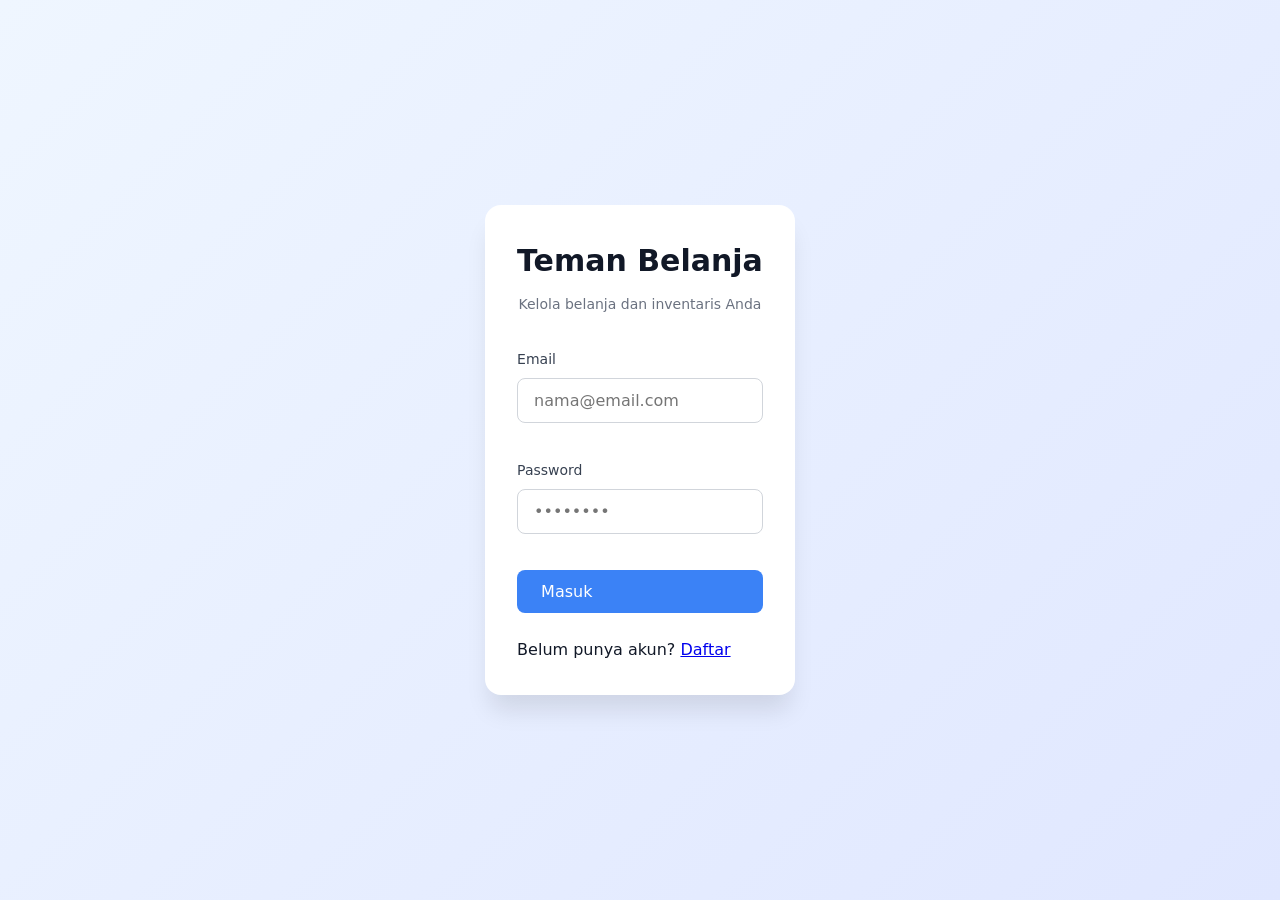
<file: webui-windows-gcc-x64/index.html>
<!DOCTYPE html>
<html lang="id">
<head>
    <meta charset="UTF-8">
    <meta name="viewport" content="width=device-width, initial-scale=1.0">
    <title>Teman Belanja</title>
    <link rel="stylesheet" href="style.css">
</head>
<body>
    <!-- LOGIN PAGE -->
    <div id="loginPage" class="page active">
        <div class="min-h-screen bg-gradient">
            <div class="login-container">
                <div class="login-card">
                    <div class="logo-section">
                        <h1>Teman Belanja</h1>
                        <p class="subtitle">Kelola belanja dan inventaris Anda</p>
                    </div>
                    <form id="loginForm" class="form-section" onsubmit="window.handleLogin(event)">
                        <div id="loginError" class="error-message" style="display: none;"></div>
                        <div class="form-group">
                            <label for="loginEmail">Email</label>
                            <input type="email" id="loginEmail" placeholder="nama@email.com" required>
                        </div>
                        <div class="form-group">
                            <label for="loginPassword">Password</label>
                            <input type="password" id="loginPassword" placeholder="••••••••" required>
                        </div>
                        <button type="submit" class="btn btn-primary full-width">Masuk</button>
                    </form>
                    <p class="switch-form">Belum punya akun? <a href="#" onclick="switchToSignup()">Daftar</a></p>
                </div>
            </div>
        </div>
    </div>

    <!-- SIGNUP PAGE -->
    <div id="signupPage" class="page">
        <div class="min-h-screen bg-gradient">
            <div class="login-container">
                <div class="login-card">
                    <div class="logo-section">
                        <h1>Buat Akun</h1>
                        <p class="subtitle">Bergabung dengan Teman Belanja</p>
                    </div>
                    <form id="signupForm" class="form-section" onsubmit="window.handleSignup(event)">
                        <div id="signupError" class="error-message" style="display: none;"></div>
                        <div class="form-group">
                            <label for="signupName">Nama Lengkap</label>
                            <input type="text" id="signupName" placeholder="Nama Anda" required>
                        </div>
                        <div class="form-group">
                            <label for="signupEmail">Email</label>
                            <input type="email" id="signupEmail" placeholder="email@example.com" required>
                        </div>
                        <div class="form-group">
                            <label for="signupPassword">Password</label>
                            <input type="password" id="signupPassword" placeholder="••••••••" required>
                        </div>
                        <button type="submit" class="btn btn-primary full-width">Daftar</button>
                    </form>
                    <p class="switch-form">Sudah punya akun? <a href="#" onclick="switchToLogin()">Masuk</a></p>
                </div>
            </div>
        </div>
    </div>

    <!-- DASHBOARD PAGE -->
    <div id="dashboardPage" class="page">
        <div class="min-h-screen bg-gradient">
            <div class="header">
                <div class="header-content">
                    <div class="header-title">
                        <h1>Teman Belanja</h1>
                        <p id="userGreeting">Selamat datang!</p>
                    </div>
                    <button class="btn btn-secondary" onclick="logout()">Keluar</button>
                </div>
            </div>

            <div class="main-content">
                <div class="dashboard-grid">
                    <!-- Daftar Belanja Card -->
                    <div class="dashboard-card" onclick="goToPage('shoppingListPage')">
                        <div class="card-icon blue">🛒</div>
                        <h2>Daftar Belanja</h2>
                        <p>Kelola daftar belanja Anda</p>
                        <div class="card-stat" id="shoppingListStat">0 daftar</div>
                    </div>

                    <!-- Inventaris Card -->
                    <div class="dashboard-card" onclick="goToPage('inventoryPage')">
                        <div class="card-icon green">📦</div>
                        <h2>Inventaris</h2>
                        <p>Kelola stok barang Anda</p>
                        <div class="card-stat" id="inventoryStat">0 inventaris</div>
                    </div>

                    <!-- Keuangan Card -->
                    <div class="dashboard-card" onclick="goToPage('financialPage')">
                        <div class="card-icon purple">💰</div>
                        <h2>Catatan Keuangan</h2>
                        <p>Kelola keuangan Anda</p>
                        <div class="card-stat" id="financialStat">Rp 0</div>
                    </div>
                </div>
            </div>
        </div>
    </div>

    <!-- SHOPPING LIST PAGE -->
    <div id="shoppingListPage" class="page">
        <div class="min-h-screen bg-gradient">
            <div class="header">
                <div class="header-content">
                    <div style="display: flex; align-items: center; gap: 1rem;">
                        <button class="btn-icon" onclick="goToPage('dashboardPage')">←</button>
                        <div class="header-title">
                            <h1>Daftar Belanja</h1>
                            <p>Kelola daftar belanja Anda</p>
                        </div>
                    </div>
                    <button class="btn btn-primary" onclick="showModal('createListModal')">
                        + Buat Daftar Baru
                    </button>
                </div>
            </div>

            <div class="main-content">
                <div id="emptyShoppingState" class="empty-state" style="display: none;">
                    <div style="font-size: 48px; margin-bottom: 1rem;">🛒</div>
                    <h3>Belum Ada Daftar Belanja</h3>
                    <p>Mulai buat daftar belanja pertama Anda</p>
                    <button class="btn btn-primary" onclick="showModal('createListModal')">Buat Daftar Baru</button>
                </div>
                <div id="shoppingGrid" class="card-grid"></div>
            </div>
        </div>
    </div>

    <!-- SHOPPING LIST DETAIL PAGE -->
    <div id="shoppingListDetailPage" class="page">
        <div class="min-h-screen bg-gradient">
            <div class="header">
                <div class="header-content" style="flex-direction: column; align-items: stretch;">
                    <div style="display: flex; align-items: center; justify-content: space-between; margin-bottom: 1rem;">
                        <div style="display: flex; align-items: center; gap: 1rem;">
                            <button class="btn-icon" onclick="goToPage('shoppingListPage')">←</button>
                            <div class="header-title">
                                <h1 id="detailListName">Daftar Belanja</h1>
                                <p><span id="checkedCount">0</span> dari <span id="totalCount">0</span> item terbeli</p>
                            </div>
                        </div>
                        <button class="btn btn-primary" onclick="showModal('addItemModal')">+ Tambah Item</button>
                    </div>
                    <div class="summary-bar">
                        <div class="summary-item blue">
                            <span>Total Item:</span>
                            <span id="summaryTotal">0</span>
                        </div>
                        <div class="summary-item green">
                            <span>Total Harga:</span>
                            <span id="summaryPrice">Rp 0</span>
                        </div>
                    </div>
                </div>
            </div>

            <div class="main-content">
                <div id="emptyItemsState" class="empty-state" style="display: none;">
                    <h3>Belum Ada Item</h3>
                    <p>Tambahkan item ke daftar belanja Anda</p>
                    <button class="btn btn-primary" onclick="showModal('addItemModal')">Tambah Item Pertama</button>
                </div>
                <div id="itemsList" class="list-container"></div>
            </div>
        </div>
    </div>

    <!-- INVENTORY PAGE -->
    <div id="inventoryPage" class="page">
        <div class="min-h-screen bg-gradient">
            <div class="header">
                <div class="header-content">
                    <div style="display: flex; align-items: center; gap: 1rem;">
                        <button class="btn-icon" onclick="goToPage('dashboardPage')">←</button>
                        <div class="header-title">
                            <h1>Inventaris</h1>
                            <p>Kelola stok barang Anda</p>
                        </div>
                    </div>
                    <button class="btn btn-primary" onclick="showInventoryOptions()">+ Buat Inventaris</button>
                </div>
            </div>

            <div class="main-content">
                <div id="emptyInventoryState" class="empty-state" style="display: none;">
                    <div style="font-size: 48px; margin-bottom: 1rem;">📦</div>
                    <h3>Belum Ada Inventaris</h3>
                    <p>Buat inventaris untuk mengelola stok barang Anda</p>
                    <button class="btn btn-primary" onclick="showInventoryOptions()">Buat Inventaris</button>
                </div>
                <div id="inventoryGrid" class="card-grid"></div>
            </div>
        </div>
    </div>

    <!-- FINANCIAL PAGE -->
    <div id="financialPage" class="page">
        <div class="min-h-screen bg-gradient">
            <div class="header">
                <div class="header-content">
                    <div style="display: flex; align-items: center; gap: 1rem;">
                        <button class="btn-icon" onclick="goToPage('dashboardPage')">←</button>
                        <div class="header-title">
                            <h1>Catatan Keuangan</h1>
                            <p>Kelola pemasukan dan pengeluaran</p>
                        </div>
                    </div>
                    <button class="btn btn-primary" onclick="goToPage('financialDetailPage')">+ Tambah Catatan</button>
                </div>
            </div>

            <div class="main-content">
                <div id="emptyFinancialState" class="empty-state" style="display: none;">
                    <div style="font-size: 48px; margin-bottom: 1rem;">💰</div>
                    <h3>Belum Ada Catatan</h3>
                    <p>Mulai catat pemasukan dan pengeluaran Anda</p>
                    <button class="btn btn-primary" onclick="goToPage('financialDetailPage')">Tambah Catatan</button>
                </div>
                <div id="financialList" class="list-container"></div>
            </div>
        </div>
    </div>

    <!-- FINANCIAL DETAIL PAGE -->
    <div id="financialDetailPage" class="page">
        <div class="min-h-screen bg-gradient">
            <div class="header">
                <div class="header-content">
                    <div style="display: flex; align-items: center; gap: 1rem;">
                        <button class="btn-icon" onclick="goToPage('financialPage')">←</button>
                        <div class="header-title">
                            <h1>Tambah Catatan Keuangan</h1>
                            <p>Mulai catat pemasukan dan pengeluaran Anda</p>
                        </div>
                    </div>
                </div>
            </div>

            <div class="main-content">
                <div class="financial-form-container">
                    <div class="form-card">
                        <h2>Input Catatan</h2>
                        <form onsubmit="window.addFinancialRecord(event)">
                            <div class="form-group">
                                <label>Deskripsi</label>
                                <input type="text" id="finDesc" placeholder="Contoh: Beli stok barang" required>
                            </div>
                            <div class="form-row">
                                <div class="form-group">
                                    <label>Tipe</label>
                                    <select id="finType" required>
                                        <option value="income">Pemasukan</option>
                                        <option value="expense">Pengeluaran</option>
                                    </select>
                                </div>
                                <div class="form-group">
                                    <label>Kategori</label>
                                    <select id="finCategory" required>
                                        <option value="Modal">Modal</option>
                                        <option value="Operasional">Operasional</option>
                                        <option value="Penjualan">Penjualan</option>
                                        <option value="Lainnya">Lainnya</option>
                                    </select>
                                </div>
                            </div>
                            <div class="form-group">
                                <label>Jumlah (Rp)</label>
                                <input type="number" id="finAmount" placeholder="0" min="0" required>
                            </div>
                            <button type="submit" class="btn btn-primary full-width">Simpan Catatan</button>
                        </form>
                    </div>

                    <div class="summary-card">
                        <h2>Ringkasan Keuangan</h2>
                        <div class="financial-summary">
                            <div class="summary-box income">
                                <h4>Total Pemasukan</h4>
                                <p id="totalIncome">Rp 0</p>
                            </div>
                            <div class="summary-box expense">
                                <h4>Total Pengeluaran</h4>
                                <p id="totalExpense">Rp 0</p>
                            </div>
                            <div class="summary-box balance">
                                <h4>Saldo Bersih</h4>
                                <p id="netBalance">Rp 0</p>
                            </div>
                        </div>
                    </div>
                </div>
            </div>
        </div>
    </div>

    <!-- MODALS -->
    <!-- Create List Modal -->
    <div id="createListModal" class="modal" style="display: none;">
        <div class="modal-content">
            <div class="modal-header">
                <h2>Buat Daftar Belanja Baru</h2>
            </div>
            <form onsubmit="window.createShoppingList(event)">
                <div class="form-group">
                    <label>Nama Daftar</label>
                    <input type="text" id="newListName" placeholder="Contoh: Belanja Minggu" required autofocus>
                </div>
                <div class="modal-footer">
                    <button type="button" class="btn btn-secondary" onclick="hideModal('createListModal')">Batal</button>
                    <button type="submit" class="btn btn-primary">Buat</button>
                </div>
            </form>
        </div>
    </div>

    <!-- Add Item Modal -->
    <div id="addItemModal" class="modal" style="display: none;">
        <div class="modal-content">
            <div class="modal-header">
                <h2>Tambah Item Baru</h2>
            </div>
            <form onsubmit="window.addItemToList(event)">
                <div class="form-group">
                    <label>Nama Item</label>
                    <input type="text" id="itemName" placeholder="Contoh: Beras" required autofocus>
                </div>
                <div class="form-group">
                    <label>Jumlah</label>
                    <input type="number" id="itemQuantity" value="1" min="1" required>
                </div>
                <div class="form-group">
                    <label>Harga per Item (Opsional)</label>
                    <input type="number" id="itemPrice" value="0" min="0" placeholder="0">
                </div>
                <div class="modal-footer">
                    <button type="button" class="btn btn-secondary" onclick="hideModal('addItemModal')">Batal</button>
                    <button type="submit" class="btn btn-primary">Tambah</button>
                </div>
            </form>
        </div>
    </div>

    <script src="webui.js"></script>
    <script src="app.js"></script>
</body>
</html>
</file>
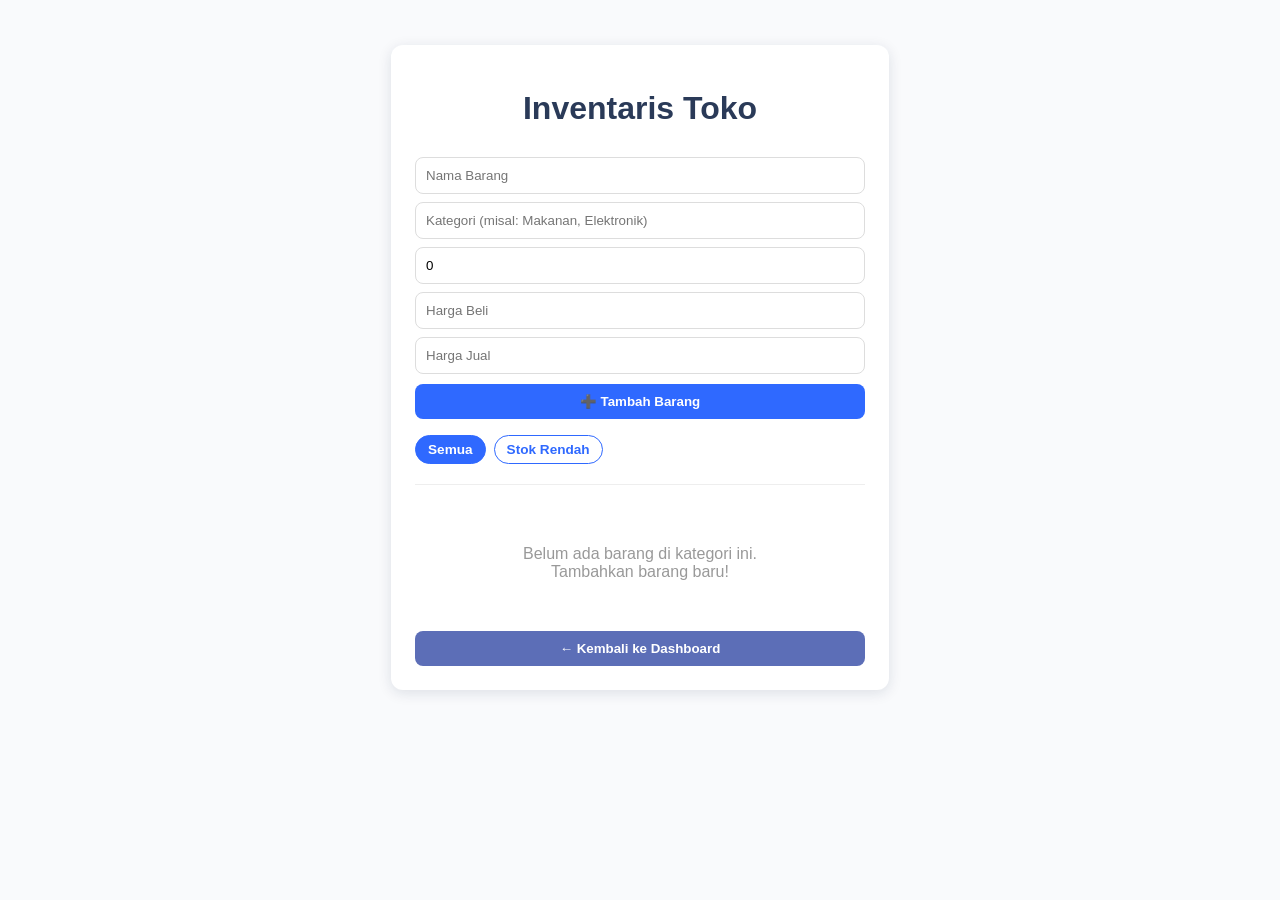
<file: inventory.html>
<!doctype html>
<html lang="id">
<head>
<meta charset="UTF-8">
<meta name="viewport" content="width=device-width, initial-scale=1.0">

<title>Teman Belanja - Inventaris</title>

<style>

body {
    font-family: Arial, sans-serif;
    margin: 0;
    background: #f9fafc;
    color: #333;
}

.app {
    max-width: 450px;
    margin: 45px auto;
    background: #fff;
    border-radius: 12px;
    box-shadow: 0 3px 14px rgba(20, 35, 65, 0.12);
    padding: 24px;
}

h1 {
    text-align: center;
    color: #2a3a58;
}

input, select {
    width: 100%;
    padding: 10px;
    margin-top: 8px;
    border-radius: 8px;
    border: 1px solid #ddd;
    box-sizing: border-box;
}

button {
    margin-top: 10px;
    width: 100%;
    padding: 10px;
    border: 0;
    border-radius: 8px;
    background: #2f69ff;
    color: white;
    font-weight: 700;
    cursor: pointer;
    transition: 0.2s;
}

button:hover {
    background: #1e4ed8;
}

button.secondary {
    background: #5c6eb7;
}

button.secondary:hover {
    background: #4a5a95;
}

.item {
    padding: 12px;
    border-radius: 8px;
    border: 1px solid #eee;
    margin-top: 8px;
    transition: 0.2s;
    display: flex;
    align-items: center;
    justify-content: space-between;
}

.item:hover {
    background: #f3f6ff;
    border-color: #2f69ff;
}

.item-left {
    display: flex;
    align-items: center;
    gap: 10px;
    flex: 1;
    cursor: pointer;
}

.item-right {
    display: flex;
    gap: 8px;
    align-items: center;
}

.delete-btn {
    background: #e74c3c;
    color: white;
    border: none;
    border-radius: 6px;
    padding: 6px 12px;
    cursor: pointer;
    font-size: 0.9em;
    transition: 0.2s;
    margin: 0;
    width: auto;
}

.delete-btn:hover {
    background: #c0392b;
}

.edit-btn {
    background: #f39c12;
    color: white;
    border: none;
    border-radius: 6px;
    padding: 6px 12px;
    cursor: pointer;
    font-size: 0.9em;
    transition: 0.2s;
    margin: 0;
    width: auto;
}

.edit-btn:hover {
    background: #d68910;
}

.arrow {
    color: #2f69ff;
    font-size: 1.2em;
    cursor: pointer;
}

.modal {
    position: fixed;
    top: 0;
    left: 0;
    width: 100%;
    height: 100%;
    background: rgba(0, 0, 0, 0.4);
    display: none;
    align-items: center;
    justify-content: center;
    z-index: 1000;
}

.modal-box {
    background: white;
    padding: 20px;
    border-radius: 10px;
    width: 90%;
    max-width: 350px;
    max-height: 80vh;
    overflow-y: auto;
}

.modal-box h3 {
    margin-top: 0;
    color: #2a3a58;
}

.modal-box p {
    margin: 8px 0;
}

.close-btn {
    background: #999;
    margin-top: 15px;
}

.close-btn:hover {
    background: #777;
}

.empty-state {
    text-align: center;
    padding: 40px 20px;
    color: #999;
}

.summary {
    margin-top: 20px;
    padding: 16px;
    background: linear-gradient(135deg, #667eea 0%, #764ba2 100%);
    border-radius: 10px;
    color: white;
}

.summary h3 {
    margin: 0 0 12px 0;
    font-size: 1.1em;
    text-align: center;
}

.summary-row {
    display: flex;
    justify-content: space-between;
    padding: 8px 0;
    border-bottom: 1px solid rgba(255, 255, 255, 0.2);
}

.summary-row:last-child {
    border-bottom: none;
    padding-top: 12px;
    font-weight: bold;
    font-size: 1.1em;
}

.summary-label {
    color: rgba(255, 255, 255, 0.9);
}

.summary-value {
    font-weight: 600;
}

.badge {
    display: inline-block;
    padding: 2px 8px;
    border-radius: 12px;
    font-size: 0.75em;
    font-weight: 600;
    margin-left: 6px;
}

.badge-low {
    background: #e74c3c;
    color: white;
}

.badge-medium {
    background: #f39c12;
    color: white;
}

.badge-good {
    background: #27ae60;
    color: white;
}

.filter-section {
    margin: 16px 0;
    display: flex;
    gap: 8px;
    flex-wrap: wrap;
}

.filter-btn {
    padding: 6px 12px;
    border-radius: 20px;
    border: 1px solid #2f69ff;
    background: white;
    color: #2f69ff;
    cursor: pointer;
    font-size: 0.85em;
    margin: 0;
    width: auto;
}

.filter-btn.active {
    background: #2f69ff;
    color: white;
}

.stock-action {
    display: flex;
    gap: 8px;
    margin-top: 12px;
}

.stock-action input {
    margin-top: 0;
}

.stock-action button {
    margin-top: 0;
    width: auto;
    padding: 10px 16px;
}

.history-item {
    padding: 8px;
    border-left: 3px solid #2f69ff;
    background: #f8f9fa;
    margin-top: 6px;
    font-size: 0.9em;
}

.history-in {
    border-left-color: #27ae60;
}

.history-out {
    border-left-color: #e74c3c;
}

</style>

</head>

<body>

<div class="app">

    <h1>Inventaris Toko</h1>

    <input id="nama" placeholder="Nama Barang">
    <input id="kategori" placeholder="Kategori (misal: Makanan, Elektronik)">
    <input id="stok" type="number" placeholder="Stok Awal" min="0" value="0">
    <input id="hargaBeli" type="number" placeholder="Harga Beli" min="0" step="0.01">
    <input id="hargaJual" type="number" placeholder="Harga Jual" min="0" step="0.01">

    <button onclick="tambahBarang()">➕ Tambah Barang</button>

    <div class="filter-section">
        <button class="filter-btn active" onclick="filterKategori('semua')">Semua</button>
        <button class="filter-btn" onclick="filterKategori('stokRendah')">Stok Rendah</button>
        <span id="kategoriFilters"></span>
    </div>

    <hr style="margin: 20px 0; border: none; border-top: 1px solid #eee;">

    <div id="list"></div>

    <div class="summary" id="summary">
        <h3>Ringkasan Inventaris</h3>
        <div class="summary-row">
            <span class="summary-label">Total Jenis Barang:</span>
            <span class="summary-value" id="total-items">0</span>
        </div>
        <div class="summary-row">
            <span class="summary-label">Total Stok:</span>
            <span class="summary-value" id="total-stock">0</span>
        </div>
        <div class="summary-row">
            <span class="summary-label">Nilai Inventaris:</span>
            <span class="summary-value">Rp <span id="total-value">0</span></span>
        </div>
        <div class="summary-row">
            <span class="summary-label">Potensi Keuntungan:</span>
            <span class="summary-value">Rp <span id="total-profit">0</span></span>
        </div>
    </div>

    <button class="secondary" onclick="location.href='dashboard.html'">
        ← Kembali ke Dashboard
    </button>

</div>

<!-- MODAL DETAIL -->
<div class="modal" id="modalDetail">
    <div class="modal-box">
        <h3 id="modal-nama"></h3>
        
        <p><strong>Kategori:</strong> <span id="modal-kategori"></span></p>
        <p><strong>Stok Saat Ini:</strong> <span id="modal-stok"></span></p>
        <p><strong>Harga Beli:</strong> Rp <span id="modal-hargaBeli"></span></p>
        <p><strong>Harga Jual:</strong> Rp <span id="modal-hargaJual"></span></p>
        <p><strong>Margin:</strong> <span id="modal-margin"></span></p>
        <p><strong>Nilai Total:</strong> Rp <span id="modal-nilaiTotal"></span></p>

        <hr style="margin: 16px 0; border: none; border-top: 1px solid #eee;">
        
        <h4 style="margin-bottom: 8px;">Update Stok</h4>
        <div class="stock-action">
            <input type="number" id="stock-change" placeholder="Jumlah" min="1" value="1">
            <button onclick="updateStok('in')" style="background: #27ae60;">+ Masuk</button>
            <button onclick="updateStok('out')" style="background: #e74c3c;">- Keluar</button>
        </div>

        <hr style="margin: 16px 0; border: none; border-top: 1px solid #eee;">
        
        <h4 style="margin-bottom: 8px;">Riwayat Stok</h4>
        <div id="modal-history"></div>

        <button class="close-btn" onclick="closeModal()">Tutup</button>
    </div>
</div>

<!-- MODAL EDIT -->
<div class="modal" id="modalEdit">
    <div class="modal-box">
        <h3>Edit Barang</h3>
        
        <input id="edit-nama" placeholder="Nama Barang">
        <input id="edit-kategori" placeholder="Kategori">
        <input id="edit-stok" type="number" placeholder="Stok" min="0">
        <input id="edit-hargaBeli" type="number" placeholder="Harga Beli" min="0" step="0.01">
        <input id="edit-hargaJual" type="number" placeholder="Harga Jual" min="0" step="0.01">

        <button onclick="simpanEdit()">💾 Simpan Perubahan</button>
        <button class="close-btn" onclick="closeEditModal()">Batal</button>
    </div>
</div>


<script>

let items = JSON.parse(localStorage.getItem('inventarisToko')) || [];
let currentItemIndex = -1;
let currentFilter = 'semua';

render();

function tambahBarang() {
    let nama = document.getElementById("nama").value.trim();
    let kategori = document.getElementById("kategori").value.trim() || "Umum";
    let stok = parseInt(document.getElementById("stok").value) || 0;
    let hargaBeli = parseFloat(document.getElementById("hargaBeli").value) || 0;
    let hargaJual = parseFloat(document.getElementById("hargaJual").value) || 0;

    if (!nama) {
        alert("Nama barang tidak boleh kosong!");
        return;
    }

    items.push({
        nama,
        kategori,
        stok,
        hargaBeli,
        hargaJual,
        history: [{
            type: 'in',
            jumlah: stok,
            tanggal: new Date().toLocaleString('id-ID'),
            keterangan: 'Stok awal'
        }]
    });

    saveToLocalStorage();
    clearForm();
    render();
}

function clearForm() {
    document.getElementById("nama").value = "";
    document.getElementById("kategori").value = "";
    document.getElementById("stok").value = "0";
    document.getElementById("hargaBeli").value = "";
    document.getElementById("hargaJual").value = "";
}

function render() {
    renderKategoriFilters();
    renderList();
    updateSummary();
}

function renderKategoriFilters() {
    let kategoris = [...new Set(items.map(item => item.kategori))];
    let html = '';
    
    kategoris.forEach(kat => {
        html += `<button class="filter-btn" onclick="filterKategori('${kat}')">${escapeHtml(kat)}</button>`;
    });
    
    document.getElementById('kategoriFilters').innerHTML = html;
}

function filterKategori(filter) {
    currentFilter = filter;
    
    // Update active button
    document.querySelectorAll('.filter-btn').forEach(btn => {
        btn.classList.remove('active');
    });
    event.target.classList.add('active');
    
    renderList();
}

function renderList() {
    let filteredItems = items;
    
    if (currentFilter === 'stokRendah') {
        filteredItems = items.filter(item => item.stok < 10);
    } else if (currentFilter !== 'semua') {
        filteredItems = items.filter(item => item.kategori === currentFilter);
    }
    
    let html = "";

    if (filteredItems.length === 0) {
        html = '<div class="empty-state">Belum ada barang di kategori ini.<br>Tambahkan barang baru!</div>';
    } else {
        filteredItems.forEach((item, originalIndex) => {
            // Find original index
            let index = items.indexOf(item);
            
            // Badge stok
            let stokBadge = '';
            if (item.stok === 0) {
                stokBadge = '<span class="badge badge-low">Habis</span>';
            } else if (item.stok < 10) {
                stokBadge = '<span class="badge badge-low">Rendah</span>';
            } else if (item.stok < 50) {
                stokBadge = '<span class="badge badge-medium">Sedang</span>';
            } else {
                stokBadge = '<span class="badge badge-good">Aman</span>';
            }

            html += `
            <div class="item">
                
                <div class="item-left" onclick="showDetail(${index})">
                    <div>
                        <b>${escapeHtml(item.nama)}</b> ${stokBadge}
                        <br>
                        <small style="color: #666;">
                            ${escapeHtml(item.kategori)} • Stok: ${item.stok}
                        </small>
                        <br>
                        <small style="color: #27ae60;">
                            Jual: ${formatRupiah(item.hargaJual)} • Beli: ${formatRupiah(item.hargaBeli)}
                        </small>
                    </div>
                </div>

                <div class="item-right">
                    <span class="arrow" onclick="showDetail(${index})">➡️</span>
                    <button class="edit-btn" onclick="showEdit(${index}, event)">
                        Edit
                    </button>
                    <button class="delete-btn" onclick="deleteItem(${index}, event)">
                        Hapus
                    </button>
                </div>

            </div>
            `;
        });
    }

    document.getElementById("list").innerHTML = html;
}

function updateSummary() {
    let totalItems = items.length;
    let totalStock = items.reduce((sum, item) => sum + item.stok, 0);
    let totalValue = items.reduce((sum, item) => sum + (item.hargaBeli * item.stok), 0);
    let totalProfit = items.reduce((sum, item) => sum + ((item.hargaJual - item.hargaBeli) * item.stok), 0);
    
    document.getElementById('total-items').textContent = totalItems;
    document.getElementById('total-stock').textContent = totalStock;
    document.getElementById('total-value').textContent = formatRupiah(totalValue);
    document.getElementById('total-profit').textContent = formatRupiah(totalProfit);
    
    if (totalItems === 0) {
        document.getElementById('summary').style.display = 'none';
    } else {
        document.getElementById('summary').style.display = 'block';
    }
}

function showDetail(index) {
    currentItemIndex = index;
    let item = items[index];

    document.getElementById("modal-nama").innerText = item.nama;
    document.getElementById("modal-kategori").innerText = item.kategori;
    document.getElementById("modal-stok").innerText = item.stok;
    document.getElementById("modal-hargaBeli").innerText = formatRupiah(item.hargaBeli);
    document.getElementById("modal-hargaJual").innerText = formatRupiah(item.hargaJual);
    
    let margin = item.hargaBeli > 0 
        ? (((item.hargaJual - item.hargaBeli) / item.hargaBeli) * 100).toFixed(1) + '%'
        : 'N/A';
    document.getElementById("modal-margin").innerText = margin;
    
    let nilaiTotal = item.hargaBeli * item.stok;
    document.getElementById("modal-nilaiTotal").innerText = formatRupiah(nilaiTotal);

    // Render history
    let historyHtml = '';
    if (item.history && item.history.length > 0) {
        item.history.slice().reverse().forEach(h => {
            let className = h.type === 'in' ? 'history-in' : 'history-out';
            let symbol = h.type === 'in' ? '+' : '-';
            historyHtml += `
                <div class="history-item ${className}">
                    <strong>${symbol}${h.jumlah}</strong> - ${h.keterangan || (h.type === 'in' ? 'Barang masuk' : 'Barang keluar')}
                    <br>
                    <small style="color: #666;">${h.tanggal}</small>
                </div>
            `;
        });
    } else {
        historyHtml = '<p style="color: #999;">Belum ada riwayat</p>';
    }
    document.getElementById("modal-history").innerHTML = historyHtml;

    document.getElementById("stock-change").value = "1";
    document.getElementById("modalDetail").style.display = "flex";
}

function updateStok(type) {
    if (currentItemIndex < 0) return;
    
    let jumlah = parseInt(document.getElementById("stock-change").value) || 0;
    if (jumlah <= 0) {
        alert("Jumlah harus lebih dari 0!");
        return;
    }
    
    let item = items[currentItemIndex];
    
    if (type === 'in') {
        item.stok += jumlah;
        item.history = item.history || [];
        item.history.push({
            type: 'in',
            jumlah: jumlah,
            tanggal: new Date().toLocaleString('id-ID'),
            keterangan: 'Barang masuk'
        });
    } else if (type === 'out') {
        if (item.stok < jumlah) {
            alert("Stok tidak cukup!");
            return;
        }
        item.stok -= jumlah;
        item.history = item.history || [];
        item.history.push({
            type: 'out',
            jumlah: jumlah,
            tanggal: new Date().toLocaleString('id-ID'),
            keterangan: 'Barang keluar'
        });
    }
    
    saveToLocalStorage();
    render();
    showDetail(currentItemIndex); // Refresh modal
}

function showEdit(index, e) {
    e.stopPropagation();
    currentItemIndex = index;
    let item = items[index];
    
    document.getElementById("edit-nama").value = item.nama;
    document.getElementById("edit-kategori").value = item.kategori;
    document.getElementById("edit-stok").value = item.stok;
    document.getElementById("edit-hargaBeli").value = item.hargaBeli;
    document.getElementById("edit-hargaJual").value = item.hargaJual;
    
    document.getElementById("modalEdit").style.display = "flex";
}

function simpanEdit() {
    if (currentItemIndex < 0) return;
    
    let item = items[currentItemIndex];
    let oldStok = item.stok;
    
    item.nama = document.getElementById("edit-nama").value.trim() || item.nama;
    item.kategori = document.getElementById("edit-kategori").value.trim() || item.kategori;
    item.stok = parseInt(document.getElementById("edit-stok").value) || 0;
    item.hargaBeli = parseFloat(document.getElementById("edit-hargaBeli").value) || 0;
    item.hargaJual = parseFloat(document.getElementById("edit-hargaJual").value) || 0;
    
    // Track stock change
    if (oldStok !== item.stok) {
        item.history = item.history || [];
        item.history.push({
            type: item.stok > oldStok ? 'in' : 'out',
            jumlah: Math.abs(item.stok - oldStok),
            tanggal: new Date().toLocaleString('id-ID'),
            keterangan: 'Edit manual'
        });
    }
    
    saveToLocalStorage();
    closeEditModal();
    render();
}

function closeEditModal() {
    document.getElementById("modalEdit").style.display = "none";
    currentItemIndex = -1;
}

function deleteItem(index, e) {
    e.stopPropagation();
    
    if (confirm(`Yakin ingin menghapus "${items[index].nama}"?`)) {
        items.splice(index, 1);
        saveToLocalStorage();
        render();
    }
}

function closeModal() {
    document.getElementById("modalDetail").style.display = "none";
    currentItemIndex = -1;
}

function saveToLocalStorage() {
    localStorage.setItem('inventarisToko', JSON.stringify(items));
}

function formatRupiah(angka) {
    return new Intl.NumberFormat('id-ID', {
        minimumFractionDigits: 0,
        maximumFractionDigits: 0
    }).format(angka);
}

function escapeHtml(text) {
    const div = document.createElement('div');
    div.textContent = text;
    return div.innerHTML;
}

window.onclick = function(event) {
    const modalDetail = document.getElementById('modalDetail');
    const modalEdit = document.getElementById('modalEdit');
    if (event.target == modalDetail) {
        closeModal();
    }
    if (event.target == modalEdit) {
        closeEditModal();
    }
}

</script>

</body>
</html>
</file>
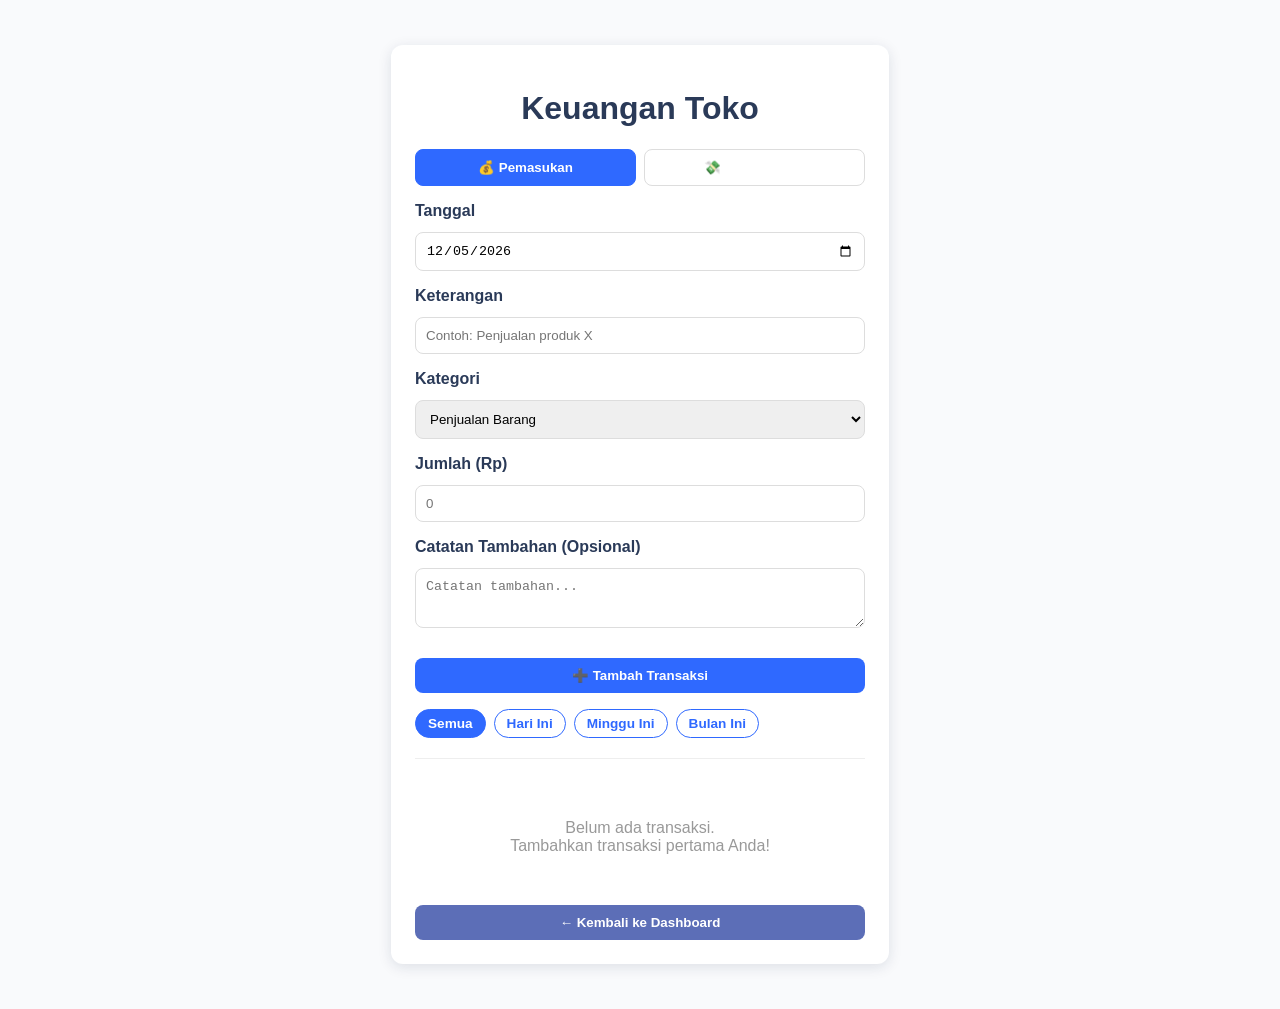
<file: keuangan.html>
<!doctype html>
<html lang="id">
<head>
<meta charset="UTF-8">
<meta name="viewport" content="width=device-width, initial-scale=1.0">

<title>Teman Belanja - Keuangan</title>

<style>

body {
    font-family: Arial, sans-serif;
    margin: 0;
    background: #f9fafc;
    color: #333;
}

.app {
    max-width: 450px;
    margin: 45px auto;
    background: #fff;
    border-radius: 12px;
    box-shadow: 0 3px 14px rgba(20, 35, 65, 0.12);
    padding: 24px;
}

h1 {
    text-align: center;
    color: #2a3a58;
}

input, select, textarea {
    width: 100%;
    padding: 10px;
    margin-top: 8px;
    border-radius: 8px;
    border: 1px solid #ddd;
    box-sizing: border-box;
}

textarea {
    min-height: 60px;
    resize: vertical;
}

button {
    margin-top: 10px;
    width: 100%;
    padding: 10px;
    border: 0;
    border-radius: 8px;
    background: #2f69ff;
    color: white;
    font-weight: 700;
    cursor: pointer;
    transition: 0.2s;
}

button:hover {
    background: #1e4ed8;
}

button.secondary {
    background: #5c6eb7;
}

button.secondary:hover {
    background: #4a5a95;
}

.item {
    padding: 12px;
    border-radius: 8px;
    border: 1px solid #eee;
    margin-top: 8px;
    transition: 0.2s;
    display: flex;
    align-items: center;
    justify-content: space-between;
}

.item:hover {
    background: #f3f6ff;
    border-color: #2f69ff;
}

.item-left {
    display: flex;
    align-items: center;
    gap: 10px;
    flex: 1;
    cursor: pointer;
}

.item-right {
    display: flex;
    gap: 8px;
    align-items: center;
}

.delete-btn {
    background: #e74c3c;
    color: white;
    border: none;
    border-radius: 6px;
    padding: 6px 12px;
    cursor: pointer;
    font-size: 0.9em;
    transition: 0.2s;
    margin: 0;
    width: auto;
}

.delete-btn:hover {
    background: #c0392b;
}

.arrow {
    color: #2f69ff;
    font-size: 1.2em;
    cursor: pointer;
}

.modal {
    position: fixed;
    top: 0;
    left: 0;
    width: 100%;
    height: 100%;
    background: rgba(0, 0, 0, 0.4);
    display: none;
    align-items: center;
    justify-content: center;
    z-index: 1000;
}

.modal-box {
    background: white;
    padding: 20px;
    border-radius: 10px;
    width: 90%;
    max-width: 350px;
}

.modal-box h3 {
    margin-top: 0;
    color: #2a3a58;
}

.modal-box p {
    margin: 8px 0;
}

.close-btn {
    background: #999;
    margin-top: 15px;
}

.close-btn:hover {
    background: #777;
}

.empty-state {
    text-align: center;
    padding: 40px 20px;
    color: #999;
}

.summary {
    margin-top: 20px;
    padding: 16px;
    background: linear-gradient(135deg, #667eea 0%, #764ba2 100%);
    border-radius: 10px;
    color: white;
}

.summary h3 {
    margin: 0 0 12px 0;
    font-size: 1.1em;
    text-align: center;
}

.summary-row {
    display: flex;
    justify-content: space-between;
    padding: 8px 0;
    border-bottom: 1px solid rgba(255, 255, 255, 0.2);
}

.summary-row:last-child {
    border-bottom: none;
    padding-top: 12px;
    font-weight: bold;
    font-size: 1.1em;
}

.summary-label {
    color: rgba(255, 255, 255, 0.9);
}

.summary-value {
    font-weight: 600;
}

.profit {
    color: #27ae60;
}

.loss {
    color: #e74c3c;
}

.tabs {
    display: flex;
    gap: 8px;
    margin: 16px 0;
}

.tab {
    flex: 1;
    padding: 10px;
    text-align: center;
    border-radius: 8px;
    border: 1px solid #ddd;
    background: white;
    cursor: pointer;
    transition: 0.2s;
    margin: 0;
}

.tab.active {
    background: #2f69ff;
    color: white;
    border-color: #2f69ff;
}

.filter-section {
    margin: 16px 0;
    display: flex;
    gap: 8px;
    flex-wrap: wrap;
}

.filter-btn {
    padding: 6px 12px;
    border-radius: 20px;
    border: 1px solid #2f69ff;
    background: white;
    color: #2f69ff;
    cursor: pointer;
    font-size: 0.85em;
    margin: 0;
    width: auto;
}

.filter-btn.active {
    background: #2f69ff;
    color: white;
}

.badge {
    display: inline-block;
    padding: 2px 8px;
    border-radius: 12px;
    font-size: 0.75em;
    font-weight: 600;
    margin-left: 6px;
}

.badge-income {
    background: #27ae60;
    color: white;
}

.badge-expense {
    background: #e74c3c;
    color: white;
}

.form-section {
    margin-bottom: 16px;
}

.form-section label {
    display: block;
    font-weight: 600;
    margin-bottom: 4px;
    color: #2a3a58;
}

</style>

</head>

<body>

<div class="app">

    <h1>Keuangan Toko</h1>

    <div class="tabs">
        <button class="tab active" onclick="switchTab('pemasukan')">💰 Pemasukan</button>
        <button class="tab" onclick="switchTab('pengeluaran')">💸 Pengeluaran</button>
    </div>

    <div id="formContainer">
        <div class="form-section">
            <label>Tanggal</label>
            <input id="tanggal" type="date">
        </div>

        <div class="form-section">
            <label>Keterangan</label>
            <input id="keterangan" placeholder="Contoh: Penjualan produk X">
        </div>

        <div class="form-section">
            <label>Kategori</label>
            <select id="kategori">
                <!-- Will be populated dynamically -->
            </select>
        </div>

        <div class="form-section">
            <label>Jumlah (Rp)</label>
            <input id="jumlah" type="number" placeholder="0" min="0" step="0.01">
        </div>

        <div class="form-section">
            <label>Catatan Tambahan (Opsional)</label>
            <textarea id="catatan" placeholder="Catatan tambahan..."></textarea>
        </div>

        <button onclick="tambahTransaksi()">➕ Tambah Transaksi</button>
    </div>

    <div class="filter-section">
        <button class="filter-btn active" onclick="filterPeriode('semua')">Semua</button>
        <button class="filter-btn" onclick="filterPeriode('hari')">Hari Ini</button>
        <button class="filter-btn" onclick="filterPeriode('minggu')">Minggu Ini</button>
        <button class="filter-btn" onclick="filterPeriode('bulan')">Bulan Ini</button>
    </div>

    <hr style="margin: 20px 0; border: none; border-top: 1px solid #eee;">

    <div id="list"></div>

    <div class="summary" id="summary">
        <h3>Ringkasan Keuangan</h3>
        <div class="summary-row">
            <span class="summary-label">Total Pemasukan:</span>
            <span class="summary-value profit">Rp <span id="total-income">0</span></span>
        </div>
        <div class="summary-row">
            <span class="summary-label">Total Pengeluaran:</span>
            <span class="summary-value loss">Rp <span id="total-expense">0</span></span>
        </div>
        <div class="summary-row">
            <span class="summary-label">Saldo:</span>
            <span class="summary-value" id="balance-container">
                Rp <span id="balance">0</span>
            </span>
        </div>
    </div>

    <button class="secondary" onclick="location.href='dashboard.html'">
        ← Kembali ke Dashboard
    </button>

</div>

<!-- MODAL DETAIL -->
<div class="modal" id="modalDetail">
    <div class="modal-box">
        <h3 id="modal-keterangan"></h3>
        
        <p><strong>Tipe:</strong> <span id="modal-tipe"></span></p>
        <p><strong>Tanggal:</strong> <span id="modal-tanggal"></span></p>
        <p><strong>Kategori:</strong> <span id="modal-kategori"></span></p>
        <p><strong>Jumlah:</strong> <span id="modal-jumlah"></span></p>
        <p><strong>Catatan:</strong> <span id="modal-catatan"></span></p>

        <button class="close-btn" onclick="closeModal()">Tutup</button>
    </div>
</div>


<script>

let transaksi = JSON.parse(localStorage.getItem('keuanganToko')) || [];
let currentTab = 'pemasukan';
let currentFilter = 'semua';
let currentDetailIndex = -1;

const kategoriPemasukan = [
    'Penjualan Barang',
    'Penjualan Jasa',
    'Modal Tambahan',
    'Lainnya'
];

const kategoriPengeluaran = [
    'Pembelian Stok',
    'Gaji Karyawan',
    'Sewa Tempat',
    'Utilitas (Listrik, Air)',
    'Transport & Pengiriman',
    'Promosi & Iklan',
    'Perawatan & Perbaikan',
    'Lainnya'
];

init();

function init() {
    setTodayDate();
    updateKategoriOptions();
    render();
}

function setTodayDate() {
    const today = new Date().toISOString().split('T')[0];
    document.getElementById('tanggal').value = today;
}

function switchTab(tab) {
    currentTab = tab;
    
    // Update active tab
    document.querySelectorAll('.tab').forEach(t => t.classList.remove('active'));
    event.target.classList.add('active');
    
    updateKategoriOptions();
    render();
}

function updateKategoriOptions() {
    const select = document.getElementById('kategori');
    const kategoris = currentTab === 'pemasukan' ? kategoriPemasukan : kategoriPengeluaran;
    
    select.innerHTML = '';
    kategoris.forEach(kat => {
        const option = document.createElement('option');
        option.value = kat;
        option.textContent = kat;
        select.appendChild(option);
    });
}

function tambahTransaksi() {
    let tanggal = document.getElementById("tanggal").value;
    let keterangan = document.getElementById("keterangan").value.trim();
    let kategori = document.getElementById("kategori").value;
    let jumlah = parseFloat(document.getElementById("jumlah").value) || 0;
    let catatan = document.getElementById("catatan").value.trim();

    if (!tanggal) {
        alert("Tanggal tidak boleh kosong!");
        return;
    }

    if (!keterangan) {
        alert("Keterangan tidak boleh kosong!");
        return;
    }

    if (jumlah <= 0) {
        alert("Jumlah harus lebih dari 0!");
        return;
    }

    transaksi.push({
        tipe: currentTab,
        tanggal,
        keterangan,
        kategori,
        jumlah,
        catatan,
        createdAt: new Date().toISOString()
    });

    saveToLocalStorage();
    clearForm();
    render();
}

function clearForm() {
    setTodayDate();
    document.getElementById("keterangan").value = "";
    document.getElementById("jumlah").value = "";
    document.getElementById("catatan").value = "";
}

function filterPeriode(periode) {
    currentFilter = periode;
    
    // Update active button
    document.querySelectorAll('.filter-btn').forEach(btn => {
        btn.classList.remove('active');
    });
    event.target.classList.add('active');
    
    render();
}

function getFilteredTransaksi() {
    let filtered = transaksi.filter(t => t.tipe === currentTab);
    
    if (currentFilter === 'hari') {
        const today = new Date().toISOString().split('T')[0];
        filtered = filtered.filter(t => t.tanggal === today);
    } else if (currentFilter === 'minggu') {
        const today = new Date();
        const weekAgo = new Date(today.getTime() - 7 * 24 * 60 * 60 * 1000);
        filtered = filtered.filter(t => new Date(t.tanggal) >= weekAgo);
    } else if (currentFilter === 'bulan') {
        const today = new Date();
        const currentMonth = today.getMonth();
        const currentYear = today.getFullYear();
        filtered = filtered.filter(t => {
            const tDate = new Date(t.tanggal);
            return tDate.getMonth() === currentMonth && tDate.getFullYear() === currentYear;
        });
    }
    
    // Sort by date descending
    filtered.sort((a, b) => new Date(b.tanggal) - new Date(a.tanggal));
    
    return filtered;
}

function render() {
    renderList();
    updateSummary();
}

function renderList() {
    const filtered = getFilteredTransaksi();
    let html = "";

    if (filtered.length === 0) {
        html = '<div class="empty-state">Belum ada transaksi.<br>Tambahkan transaksi pertama Anda!</div>';
    } else {
        filtered.forEach((item) => {
            // Find original index
            let index = transaksi.indexOf(item);
            
            let badge = currentTab === 'pemasukan' 
                ? '<span class="badge badge-income">Masuk</span>'
                : '<span class="badge badge-expense">Keluar</span>';

            let formattedDate = new Date(item.tanggal).toLocaleDateString('id-ID', {
                day: 'numeric',
                month: 'short',
                year: 'numeric'
            });

            html += `
            <div class="item">
                
                <div class="item-left" onclick="showDetail(${index})">
                    <div>
                        <b>${escapeHtml(item.keterangan)}</b> ${badge}
                        <br>
                        <small style="color: #666;">
                            ${formattedDate} • ${escapeHtml(item.kategori)}
                        </small>
                        <br>
                        <small class="${currentTab === 'pemasukan' ? 'profit' : 'loss'}" style="font-weight: 600;">
                            Rp ${formatRupiah(item.jumlah)}
                        </small>
                    </div>
                </div>

                <div class="item-right">
                    <span class="arrow" onclick="showDetail(${index})">➡️</span>
                    <button class="delete-btn" onclick="deleteItem(${index}, event)">
                        Hapus
                    </button>
                </div>

            </div>
            `;
        });
    }

    document.getElementById("list").innerHTML = html;
}

function updateSummary() {
    let totalIncome = transaksi
        .filter(t => t.tipe === 'pemasukan')
        .reduce((sum, t) => sum + t.jumlah, 0);
    
    let totalExpense = transaksi
        .filter(t => t.tipe === 'pengeluaran')
        .reduce((sum, t) => sum + t.jumlah, 0);
    
    let balance = totalIncome - totalExpense;
    
    document.getElementById('total-income').textContent = formatRupiah(totalIncome);
    document.getElementById('total-expense').textContent = formatRupiah(totalExpense);
    document.getElementById('balance').textContent = formatRupiah(Math.abs(balance));
    
    // Update balance color
    const balanceContainer = document.getElementById('balance-container');
    balanceContainer.className = 'summary-value';
    if (balance > 0) {
        balanceContainer.classList.add('profit');
    } else if (balance < 0) {
        balanceContainer.classList.add('loss');
    }
    
    if (transaksi.length === 0) {
        document.getElementById('summary').style.display = 'none';
    } else {
        document.getElementById('summary').style.display = 'block';
    }
}

function showDetail(index) {
    currentDetailIndex = index;
    let item = transaksi[index];

    document.getElementById("modal-keterangan").innerText = item.keterangan;
    
    let tipeBadge = item.tipe === 'pemasukan' 
        ? '<span class="badge badge-income">Pemasukan</span>'
        : '<span class="badge badge-expense">Pengeluaran</span>';
    document.getElementById("modal-tipe").innerHTML = tipeBadge;
    
    let formattedDate = new Date(item.tanggal).toLocaleDateString('id-ID', {
        weekday: 'long',
        day: 'numeric',
        month: 'long',
        year: 'numeric'
    });
    document.getElementById("modal-tanggal").innerText = formattedDate;
    
    document.getElementById("modal-kategori").innerText = item.kategori;
    
    let jumlahClass = item.tipe === 'pemasukan' ? 'profit' : 'loss';
    document.getElementById("modal-jumlah").innerHTML = 
        `<span class="${jumlahClass}" style="font-weight: 600; font-size: 1.1em;">Rp ${formatRupiah(item.jumlah)}</span>`;
    
    document.getElementById("modal-catatan").innerText = item.catatan || '-';

    document.getElementById("modalDetail").style.display = "flex";
}

function deleteItem(index, e) {
    e.stopPropagation();
    
    if (confirm(`Yakin ingin menghapus transaksi "${transaksi[index].keterangan}"?`)) {
        transaksi.splice(index, 1);
        saveToLocalStorage();
        render();
    }
}

function closeModal() {
    document.getElementById("modalDetail").style.display = "none";
    currentDetailIndex = -1;
}

function saveToLocalStorage() {
    localStorage.setItem('keuanganToko', JSON.stringify(transaksi));
}

function formatRupiah(angka) {
    return new Intl.NumberFormat('id-ID', {
        minimumFractionDigits: 0,
        maximumFractionDigits: 0
    }).format(angka);
}

function escapeHtml(text) {
    const div = document.createElement('div');
    div.textContent = text;
    return div.innerHTML;
}

window.onclick = function(event) {
    const modal = document.getElementById('modalDetail');
    if (event.target == modal) {
        closeModal();
    }
}

</script>

</body>
</html>
</file>
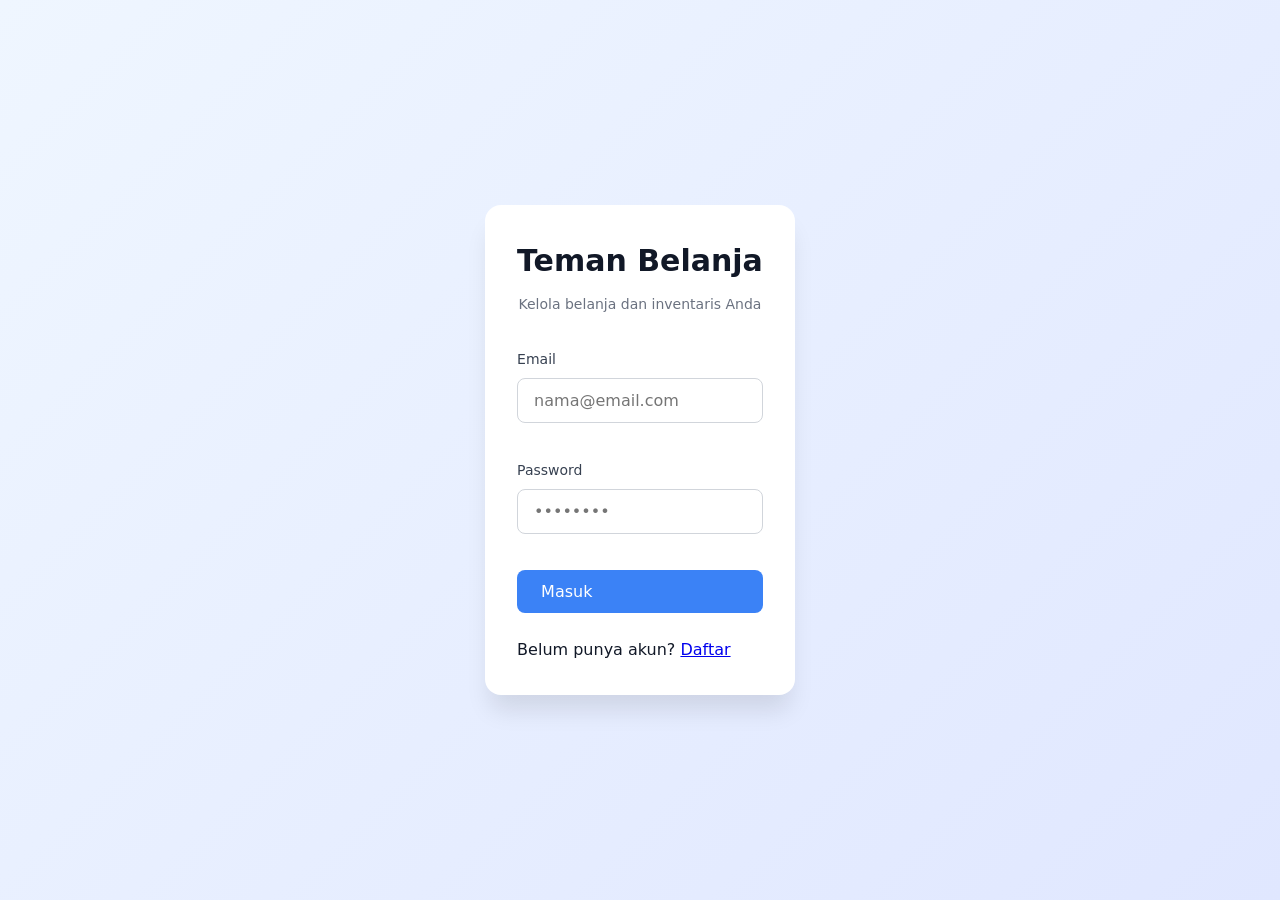
<file: webui-windows-gcc-x64/index_improved.html>
<!DOCTYPE html>
<html lang="id">
<head>
    <meta charset="UTF-8">
    <meta name="viewport" content="width=device-width, initial-scale=1.0">
    <title>Teman Belanja</title>
    <link rel="stylesheet" href="style.css">
</head>
<body>
    <!-- LOGIN PAGE -->
    <div id="loginPage" class="page active">
        <div class="min-h-screen bg-gradient">
            <div class="login-container">
                <div class="login-card">
                    <div class="logo-section">
                        <h1>Teman Belanja</h1>
                        <p class="subtitle">Kelola belanja dan inventaris Anda</p>
                    </div>
                    <form id="loginForm" class="form-section" onsubmit="handleLogin(event)">
                        <div id="loginError" class="error-message" style="display: none;"></div>
                        <div class="form-group">
                            <label for="loginEmail">Email</label>
                            <input type="email" id="loginEmail" placeholder="nama@email.com" required>
                        </div>
                        <div class="form-group">
                            <label for="loginPassword">Password</label>
                            <input type="password" id="loginPassword" placeholder="••••••••" required>
                        </div>
                        <button type="submit" class="btn btn-primary full-width">Masuk</button>
                    </form>
                    <p class="switch-form">Belum punya akun? <a href="#" onclick="switchToSignup()">Daftar</a></p>
                </div>
            </div>
        </div>
    </div>

    <!-- SIGNUP PAGE -->
    <div id="signupPage" class="page">
        <div class="min-h-screen bg-gradient">
            <div class="login-container">
                <div class="login-card">
                    <div class="logo-section">
                        <h1>Buat Akun</h1>
                        <p class="subtitle">Bergabung dengan Teman Belanja</p>
                    </div>
                    <form id="signupForm" class="form-section" onsubmit="handleSignup(event)">
                        <div id="signupError" class="error-message" style="display: none;"></div>
                        <div class="form-group">
                            <label for="signupName">Nama Lengkap</label>
                            <input type="text" id="signupName" placeholder="Nama Anda" required>
                        </div>
                        <div class="form-group">
                            <label for="signupEmail">Email</label>
                            <input type="email" id="signupEmail" placeholder="email@example.com" required>
                        </div>
                        <div class="form-group">
                            <label for="signupPassword">Password</label>
                            <input type="password" id="signupPassword" placeholder="••••••••" required>
                        </div>
                        <button type="submit" class="btn btn-primary full-width">Daftar</button>
                    </form>
                    <p class="switch-form">Sudah punya akun? <a href="#" onclick="switchToLogin()">Masuk</a></p>
                </div>
            </div>
        </div>
    </div>

    <!-- DASHBOARD PAGE -->
    <div id="dashboardPage" class="page">
        <div class="min-h-screen bg-gradient">
            <div class="header">
                <div class="header-content">
                    <div class="header-title">
                        <h1>Teman Belanja</h1>
                        <p id="userGreeting">Selamat datang!</p>
                    </div>
                    <button class="btn btn-secondary" onclick="logout()">Keluar</button>
                </div>
            </div>

            <div class="main-content">
                <div class="dashboard-grid">
                    <!-- Daftar Belanja Card -->
                    <div class="dashboard-card" onclick="goToPage('shoppingListPage')">
                        <div class="card-icon blue">🛒</div>
                        <h2>Daftar Belanja</h2>
                        <p>Kelola daftar belanja Anda</p>
                        <div class="card-stat" id="shoppingListStat">0 daftar</div>
                    </div>

                    <!-- Inventaris Card -->
                    <div class="dashboard-card" onclick="goToPage('inventoryPage')">
                        <div class="card-icon green">📦</div>
                        <h2>Inventaris</h2>
                        <p>Kelola stok barang Anda</p>
                        <div class="card-stat" id="inventoryStat">0 inventaris</div>
                    </div>

                    <!-- Keuangan Card -->
                    <div class="dashboard-card" onclick="goToPage('financialPage')">
                        <div class="card-icon purple">💰</div>
                        <h2>Catatan Keuangan</h2>
                        <p>Kelola keuangan Anda</p>
                        <div class="card-stat" id="financialStat">Rp 0</div>
                    </div>
                </div>
            </div>
        </div>
    </div>

    <!-- SHOPPING LIST PAGE -->
    <div id="shoppingListPage" class="page">
        <div class="min-h-screen bg-gradient">
            <div class="header">
                <div class="header-content">
                    <div style="display: flex; align-items: center; gap: 1rem;">
                        <button class="btn-icon" onclick="goToPage('dashboardPage')">←</button>
                        <div class="header-title">
                            <h1>Daftar Belanja</h1>
                            <p>Kelola daftar belanja Anda</p>
                        </div>
                    </div>
                    <button class="btn btn-primary" onclick="showModal('createListModal')">
                        + Buat Daftar Baru
                    </button>
                </div>
            </div>

            <div class="main-content">
                <div id="emptyShoppingState" class="empty-state" style="display: none;">
                    <div style="font-size: 48px; margin-bottom: 1rem;">🛒</div>
                    <h3>Belum Ada Daftar Belanja</h3>
                    <p>Mulai buat daftar belanja pertama Anda</p>
                    <button class="btn btn-primary" onclick="showModal('createListModal')">Buat Daftar Baru</button>
                </div>
                <div id="shoppingGrid" class="card-grid"></div>
            </div>
        </div>
    </div>

    <!-- SHOPPING LIST DETAIL PAGE -->
    <div id="shoppingListDetailPage" class="page">
        <div class="min-h-screen bg-gradient">
            <div class="header">
                <div class="header-content" style="flex-direction: column; align-items: stretch;">
                    <div style="display: flex; align-items: center; justify-content: space-between; margin-bottom: 1rem;">
                        <div style="display: flex; align-items: center; gap: 1rem;">
                            <button class="btn-icon" onclick="goToPage('shoppingListPage')">←</button>
                            <div class="header-title">
                                <h1 id="detailListName">Daftar Belanja</h1>
                                <p><span id="checkedCount">0</span> dari <span id="totalCount">0</span> item terbeli</p>
                            </div>
                        </div>
                        <button class="btn btn-primary" onclick="showModal('addItemModal')">+ Tambah Item</button>
                    </div>
                    <div class="summary-bar">
                        <div class="summary-item blue">
                            <span>Total Item:</span>
                            <span id="summaryTotal">0</span>
                        </div>
                        <div class="summary-item green">
                            <span>Total Harga:</span>
                            <span id="summaryPrice">Rp 0</span>
                        </div>
                    </div>
                </div>
            </div>

            <div class="main-content">
                <div id="emptyItemsState" class="empty-state" style="display: none;">
                    <h3>Belum Ada Item</h3>
                    <p>Tambahkan item ke daftar belanja Anda</p>
                    <button class="btn btn-primary" onclick="showModal('addItemModal')">Tambah Item Pertama</button>
                </div>
                <div id="itemsList" class="list-container"></div>
            </div>
        </div>
    </div>

    <!-- INVENTORY PAGE -->
    <div id="inventoryPage" class="page">
        <div class="min-h-screen bg-gradient">
            <div class="header">
                <div class="header-content">
                    <div style="display: flex; align-items: center; gap: 1rem;">
                        <button class="btn-icon" onclick="goToPage('dashboardPage')">←</button>
                        <div class="header-title">
                            <h1>Inventaris</h1>
                            <p>Kelola stok barang Anda</p>
                        </div>
                    </div>
                    <button class="btn btn-primary" onclick="showInventoryOptions()">+ Buat Inventaris</button>
                </div>
            </div>

            <div class="main-content">
                <div id="emptyInventoryState" class="empty-state" style="display: none;">
                    <div style="font-size: 48px; margin-bottom: 1rem;">📦</div>
                    <h3>Belum Ada Inventaris</h3>
                    <p>Buat inventaris untuk mengelola stok barang Anda</p>
                    <button class="btn btn-primary" onclick="showInventoryOptions()">Buat Inventaris</button>
                </div>
                <div id="inventoryGrid" class="card-grid"></div>
            </div>
        </div>
    </div>

    <!-- FINANCIAL PAGE -->
    <div id="financialPage" class="page">
        <div class="min-h-screen bg-gradient">
            <div class="header">
                <div class="header-content">
                    <div style="display: flex; align-items: center; gap: 1rem;">
                        <button class="btn-icon" onclick="goToPage('dashboardPage')">←</button>
                        <div class="header-title">
                            <h1>Catatan Keuangan</h1>
                            <p>Kelola pemasukan dan pengeluaran</p>
                        </div>
                    </div>
                    <button class="btn btn-primary" onclick="goToPage('financialDetailPage')">+ Tambah Catatan</button>
                </div>
            </div>

            <div class="main-content">
                <div id="emptyFinancialState" class="empty-state" style="display: none;">
                    <div style="font-size: 48px; margin-bottom: 1rem;">💰</div>
                    <h3>Belum Ada Catatan</h3>
                    <p>Mulai catat pemasukan dan pengeluaran Anda</p>
                    <button class="btn btn-primary" onclick="goToPage('financialDetailPage')">Tambah Catatan</button>
                </div>
                <div id="financialList" class="list-container"></div>
            </div>
        </div>
    </div>

    <!-- FINANCIAL DETAIL PAGE -->
    <div id="financialDetailPage" class="page">
        <div class="min-h-screen bg-gradient">
            <div class="header">
                <div class="header-content">
                    <div style="display: flex; align-items: center; gap: 1rem;">
                        <button class="btn-icon" onclick="goToPage('financialPage')">←</button>
                        <div class="header-title">
                            <h1>Tambah Catatan Keuangan</h1>
                        </div>
                    </div>
                </div>
            </div>

            <div class="main-content">
                <div class="financial-form-container">
                    <div class="form-card">
                        <h2>Input Catatan</h2>
                        <form onsubmit="addFinancialRecord(event)">
                            <div class="form-group">
                                <label>Deskripsi</label>
                                <input type="text" id="finDesc" placeholder="Contoh: Beli stok barang" required>
                            </div>
                            <div class="form-row">
                                <div class="form-group">
                                    <label>Tipe</label>
                                    <select id="finType" required>
                                        <option value="income">Pemasukan</option>
                                        <option value="expense">Pengeluaran</option>
                                    </select>
                                </div>
                                <div class="form-group">
                                    <label>Kategori</label>
                                    <select id="finCategory" required>
                                        <option value="Modal">Modal</option>
                                        <option value="Operasional">Operasional</option>
                                        <option value="Penjualan">Penjualan</option>
                                        <option value="Lainnya">Lainnya</option>
                                    </select>
                                </div>
                            </div>
                            <div class="form-group">
                                <label>Jumlah (Rp)</label>
                                <input type="number" id="finAmount" placeholder="0" min="0" required>
                            </div>
                            <button type="submit" class="btn btn-primary full-width">Simpan Catatan</button>
                        </form>
                    </div>

                    <div class="summary-card">
                        <h2>Ringkasan Keuangan</h2>
                        <div class="financial-summary">
                            <div class="summary-box income">
                                <h4>Total Pemasukan</h4>
                                <p id="totalIncome">Rp 0</p>
                            </div>
                            <div class="summary-box expense">
                                <h4>Total Pengeluaran</h4>
                                <p id="totalExpense">Rp 0</p>
                            </div>
                            <div class="summary-box balance">
                                <h4>Saldo Bersih</h4>
                                <p id="netBalance">Rp 0</p>
                            </div>
                        </div>
                    </div>
                </div>
            </div>
        </div>
    </div>

    <!-- MODALS -->
    <!-- Create List Modal -->
    <div id="createListModal" class="modal" style="display: none;">
        <div class="modal-content">
            <div class="modal-header">
                <h2>Buat Daftar Belanja Baru</h2>
            </div>
            <form onsubmit="createShoppingList(event)">
                <div class="form-group">
                    <label>Nama Daftar</label>
                    <input type="text" id="newListName" placeholder="Contoh: Belanja Minggu" required autofocus>
                </div>
                <div class="modal-footer">
                    <button type="button" class="btn btn-secondary" onclick="hideModal('createListModal')">Batal</button>
                    <button type="submit" class="btn btn-primary">Buat</button>
                </div>
            </form>
        </div>
    </div>

    <!-- Add Item Modal -->
    <div id="addItemModal" class="modal" style="display: none;">
        <div class="modal-content">
            <div class="modal-header">
                <h2>Tambah Item Baru</h2>
            </div>
            <form onsubmit="addItemToList(event)">
                <div class="form-group">
                    <label>Nama Item</label>
                    <input type="text" id="itemName" placeholder="Contoh: Beras" required autofocus>
                </div>
                <div class="form-group">
                    <label>Jumlah</label>
                    <input type="number" id="itemQuantity" value="1" min="1" required>
                </div>
                <div class="form-group">
                    <label>Harga per Item (Opsional)</label>
                    <input type="number" id="itemPrice" value="0" min="0" placeholder="0">
                </div>
                <div class="modal-footer">
                    <button type="button" class="btn btn-secondary" onclick="hideModal('addItemModal')">Batal</button>
                    <button type="submit" class="btn btn-primary">Tambah</button>
                </div>
            </form>
        </div>
    </div>

    <script src="webui.js"></script>
    <script src="app.js"></script>
</body>
</html>
</file>
<file: webui-windows-gcc-x64/style.css>
:root{--bg:#f6f7fb;--card:#ffffff;--muted:#6b7280;--border:#e5e7eb;--accent:#2563eb}
*{box-sizing:border-box;font-family:Inter,system-ui,Segoe UI,Roboto,'Helvetica Neue',Arial}
html,body,#app{height:100%}
body{margin:0;background:linear-gradient(180deg,#eef2ff,#fff);color:#111}
.min-h-screen{min-height:100vh}
.bg-gradient{padding:2rem}
.login-container{max-width:420px;margin:auto}
.login-card{background:var(--card);padding:2rem;border-radius:12px;box-shadow:0 8px 24px rgba(16,24,40,.08)}
.logo-section{text-align:center;margin-bottom:1rem}
.logo-section h1{margin:0;font-size:1.4rem}
.subtitle{color:var(--muted);font-size:.95rem}
.form-section{display:flex;flex-direction:column;gap:.75rem}
.form-group{display:flex;flex-direction:column}
input,select{padding:.6rem;border:1px solid var(--border);border-radius:8px}
.btn{padding:.6rem 1rem;border-radius:10px;border:none;cursor:pointer}
.btn-primary{background:var(--accent);color:#fff}
.btn-secondary{background:#fff;border:1px solid var(--border)}
.full-width{width:100%}
.page{display:none}
.page.active{display:block}
.header{margin-bottom:1rem}
.header-content{display:flex;align-items:center;justify-content:space-between}
.dashboard-grid{display:grid;grid-template-columns:repeat(auto-fit,minmax(180px,1fr));gap:1rem}
.dashboard-card{background:var(--card);padding:1rem;border-radius:10px;box-shadow:0 6px 18px rgba(15,23,42,.06);cursor:pointer}
.card-icon{font-size:28px}
.small-card{background:var(--card);padding:.8rem;border-radius:8px;box-shadow:0 4px 12px rgba(16,24,40,.04);cursor:pointer}
.card-grid{display:grid;grid-template-columns:repeat(auto-fill,minmax(200px,1fr));gap:1rem}
.empty-state{text-align:center;padding:2rem;color:var(--muted)}
.list-container{display:flex;flex-direction:column;gap:.5rem}
.list-item{display:flex;gap:0.75rem;align-items:center;background:var(--card);padding:.8rem;border-radius:8px}
.summary-bar{display:flex;gap:1rem;margin-top:1rem}
.summary-item{background:var(--card);padding:.6rem;border-radius:8px;flex:1}
.modal{position:fixed;left:0;right:0;top:0;bottom:0;background:rgba(0,0,0,.4);display:flex;align-items:center;justify-content:center}
.modal-content{background:var(--card);padding:1rem;border-radius:8px;width:100%;max-width:520px}
.modal-footer{display:flex;gap:.5rem;justify-content:flex-end;margin-top:1rem}
.financial-summary{display:grid;grid-template-columns:repeat(3,1fr);gap:.5rem}
.summary-box{background:var(--card);padding:.6rem;border-radius:8px;text-align:center}
.financial-row{display:flex;justify-content:space-between;background:var(--card);padding:.6rem;border-radius:8px}
.btn-icon{background:transparent;border:none;font-size:1.1rem;cursor:pointer}
.error-message{color:#b91c1c;padding:.5rem;background:#fff3f2;border-radius:6px}
* {
    margin: 0;
    padding: 0;
    box-sizing: border-box;
}

:root {
    --color-primary: #4F46E5;
    --color-primary-light: #E0E7FF;
    --color-blue: #3B82F6;
    --color-green: #10B981;
    --color-purple: #A855F7;
    --color-red: #EF4444;
    --color-gray-50: #F9FAFB;
    --color-gray-100: #F3F4F6;
    --color-gray-200: #E5E7EB;
    --color-gray-300: #D1D5DB;
    --color-gray-500: #6B7280;
    --color-gray-700: #374151;
    --color-gray-900: #111827;
    --shadow-sm: 0 1px 2px 0 rgba(0, 0, 0, 0.05);
    --shadow-md: 0 4px 6px -1px rgba(0, 0, 0, 0.1);
    --shadow-lg: 0 10px 15px -3px rgba(0, 0, 0, 0.1);
    --shadow-xl: 0 20px 25px -5px rgba(0, 0, 0, 0.1);
}

html, body {
    height: 100%;
    width: 100%;
}

body {
    font-family: -apple-system, BlinkMacSystemFont, 'Segoe UI', Roboto, 'Helvetica Neue', Arial, sans-serif;
    line-height: 1.6;
    color: var(--color-gray-900);
    background: white;
}

/* ============ PAGE SYSTEM ============ */
.page {
    display: none;
}

.page.active {
    display: block;
}

/* ============ UTILITY CLASSES ============ */
.min-h-screen {
    min-height: 100vh;
}

.bg-gradient {
    background: linear-gradient(135deg, #EFF6FF 0%, #E0E7FF 100%);
    min-height: 100vh;
    display: flex;
    flex-direction: column;
}

/* ============ LOGIN & SIGNUP ============ */
.login-container {
    display: flex;
    align-items: center;
    justify-content: center;
    flex: 1;
    padding: 1rem;
}

.login-card {
    background: white;
    border-radius: 1rem;
    box-shadow: var(--shadow-xl);
    padding: 2rem;
    width: 100%;
    max-width: 28rem;
}

.logo-section {
    text-align: center;
    margin-bottom: 2rem;
}

.logo-icon {
    background: var(--color-primary);
    color: white;
    width: 80px;
    height: 80px;
    border-radius: 50%;
    display: flex;
    align-items: center;
    justify-content: center;
    margin: 0 auto 1rem;
}

.logo-section h1 {
    font-size: 1.875rem;
    font-weight: bold;
    color: var(--color-gray-900);
    margin-bottom: 0.5rem;
}

.subtitle {
    color: var(--color-gray-500);
    font-size: 0.875rem;
}

.form-section {
    margin-bottom: 1.5rem;
}

.form-group {
    margin-bottom: 1.5rem;
}

.form-group label {
    display: block;
    font-size: 0.875rem;
    font-weight: 500;
    color: var(--color-gray-700);
    margin-bottom: 0.5rem;
}

.form-group input,
.form-group select {
    width: 100%;
    padding: 0.75rem 1rem;
    border: 1px solid var(--color-gray-300);
    border-radius: 0.5rem;
    font-size: 1rem;
    transition: all 0.2s;
    font-family: inherit;
}

.form-group input:focus,
.form-group select:focus {
    outline: none;
    border-color: transparent;
    box-shadow: 0 0 0 3px rgba(79, 70, 229, 0.5);
}

.password-input {
    position: relative;
    display: flex;
    align-items: center;
}

.password-input input {
    flex: 1;
}

.toggle-password {
    position: absolute;
    right: 1rem;
    background: none;
    border: none;
    cursor: pointer;
    color: var(--color-gray-400);
    display: flex;
    align-items: center;
    justify-content: center;
}

.error-message {
    background-color: #FEE2E2;
    color: #DC2626;
    padding: 0.75rem 1rem;
    border-radius: 0.5rem;
    margin-bottom: 1rem;
    font-size: 0.875rem;
    border-left: 4px solid #DC2626;
}

.footer-section {
    text-align: center;
    padding-top: 1rem;
    border-top: 1px solid var(--color-gray-200);
}

.footer-section p {
    font-size: 0.875rem;
    color: var(--color-gray-600);
}

.footer-section a {
    color: var(--color-primary);
    text-decoration: none;
    font-weight: 500;
}

.footer-section a:hover {
    text-decoration: underline;
}

/* ============ BUTTONS ============ */
.btn {
    padding: 0.75rem 1.5rem;
    border: none;
    border-radius: 0.5rem;
    font-size: 1rem;
    font-weight: 500;
    cursor: pointer;
    transition: all 0.2s;
    display: inline-flex;
    align-items: center;
    gap: 0.5rem;
    font-family: inherit;
}

.btn:hover {
    transform: translateY(-2px);
    box-shadow: var(--shadow-md);
}

.btn-primary,
.btn-blue {
    background-color: var(--color-blue);
    color: white;
}

.btn-primary:hover,
.btn-blue:hover {
    background-color: #2563EB;
}

.btn-green {
    background-color: var(--color-green);
    color: white;
}

.btn-green:hover {
    background-color: #059669;
}

.btn-purple {
    background-color: var(--color-purple);
    color: white;
}

.btn-purple:hover {
    background-color: #9333EA;
}

.btn-secondary {
    background-color: var(--color-gray-200);
    color: var(--color-gray-700);
}

.btn-secondary:hover {
    background-color: var(--color-gray-300);
}

.btn-outline.green {
    background: none;
    border: 2px solid var(--color-green);
    color: var(--color-green);
}

.btn-outline.green:hover {
    background: #F0FDF4;
}

.btn-small {
    padding: 0.5rem 1rem;
    font-size: 0.875rem;
}

.btn-delete {
    background-color: #FEE2E2;
    color: #DC2626;
    border: none;
    padding: 0.5rem;
    border-radius: 0.375rem;
    cursor: pointer;
    display: flex;
    align-items: center;
    justify-content: center;
}

.btn-delete:hover {
    background-color: #FCA5A5;
}

.btn-icon {
    background: none;
    border: none;
    cursor: pointer;
    display: inline-flex;
    align-items: center;
    gap: 0.5rem;
    color: var(--color-gray-700);
    font-size: 0.875rem;
    transition: all 0.2s;
    padding: 0.5rem;
}

.btn-icon:hover {
    color: var(--color-primary);
}

.btn-close {
    background: none;
    border: none;
    font-size: 1.5rem;
    cursor: pointer;
    color: var(--color-gray-500);
}

.btn-close:hover {
    color: var(--color-gray-900);
}

/* ============ HEADER ============ */
.header {
    background: white;
    box-shadow: var(--shadow-sm);
    padding: 1rem 2rem;
    border-bottom: 1px solid var(--color-gray-200);
}

.header-content {
    max-width: 1200px;
    margin: 0 auto;
    display: flex;
    justify-content: space-between;
    align-items: center;
}

.header-title h1 {
    font-size: 1.5rem;
    font-weight: bold;
    margin-bottom: 0.25rem;
}

.header-title p {
    font-size: 0.875rem;
    color: var(--color-gray-500);
}

.header-actions {
    display: flex;
    gap: 1rem;
    align-items: center;
}

.notification-badge {
    position: relative;
}

.badge {
    display: inline-block;
    padding: 0.25rem 0.75rem;
    border-radius: 9999px;
    font-size: 0.75rem;
    font-weight: 600;
    background-color: var(--color-gray-200);
    color: var(--color-gray-700);
}

.badge.green {
    background-color: #DCFCE7;
    color: var(--color-green);
}

.badge.red {
    background-color: #FEE2E2;
    color: var(--color-red);
}

/* ============ MAIN CONTENT ============ */
.main-content {
    flex: 1;
    max-width: 1200px;
    margin: 0 auto;
    padding: 2rem;
    width: 100%;
}

/* ============ MENU CARDS ============ */
.menu-grid {
    display: grid;
    grid-template-columns: repeat(auto-fit, minmax(280px, 1fr));
    gap: 2rem;
    margin-bottom: 3rem;
}

.menu-card {
    background: white;
    border-radius: 1rem;
    padding: 2rem;
    box-shadow: var(--shadow-md);
    cursor: pointer;
    transition: all 0.3s;
    text-align: center;
}

.menu-card:hover {
    transform: translateY(-4px);
    box-shadow: var(--shadow-lg);
}

.menu-card-icon {
    width: 80px;
    height: 80px;
    border-radius: 50%;
    display: flex;
    align-items: center;
    justify-content: center;
    margin: 0 auto 1rem;
    color: white;
}

.menu-card-icon.blue {
    background: #DBEAFE;
    color: var(--color-blue);
}

.menu-card-icon.green {
    background: #DCFCE7;
    color: var(--color-green);
}

.menu-card-icon.purple {
    background: #F3E8FF;
    color: var(--color-purple);
}

.menu-card h3 {
    font-size: 1.25rem;
    margin-bottom: 0.5rem;
}

.menu-card p {
    color: var(--color-gray-500);
    font-size: 0.875rem;
}

/* ============ STATS GRID ============ */
.stats-grid {
    display: grid;
    grid-template-columns: repeat(auto-fit, minmax(200px, 1fr));
    gap: 1.5rem;
}

.stat-card {
    background: white;
    border-radius: 1rem;
    padding: 1.5rem;
    box-shadow: var(--shadow-md);
    color: white;
}

.stat-card.blue {
    background: linear-gradient(135deg, #3B82F6 0%, #1E40AF 100%);
}

.stat-card.green {
    background: linear-gradient(135deg, #10B981 0%, #047857 100%);
}

.stat-card.purple {
    background: linear-gradient(135deg, #A855F7 0%, #7E22CE 100%);
}

.stat-card p {
    margin-bottom: 0.5rem;
}

.stat-card p:first-child {
    font-size: 0.875rem;
    opacity: 0.9;
}

.stat-card p:last-child {
    font-size: 2rem;
    font-weight: bold;
}

/* ============ CARDS ============ */
.card-grid {
    display: grid;
    grid-template-columns: repeat(auto-fill, minmax(300px, 1fr));
    gap: 1.5rem;
    margin-bottom: 2rem;
}

.card {
    background: white;
    border-radius: 1rem;
    box-shadow: var(--shadow-md);
    overflow: hidden;
    transition: all 0.3s;
}

.card:hover {
    transform: translateY(-2px);
    box-shadow: var(--shadow-lg);
}

.card-content {
    padding: 1.5rem;
}

.card-header {
    display: flex;
    justify-content: space-between;
    align-items: flex-start;
    margin-bottom: 1.5rem;
}

.card-header h3 {
    font-size: 1.25rem;
    font-weight: 600;
    flex: 1;
    word-break: break-word;
}

.card-stats {
    margin-bottom: 1.5rem;
}

.card-stat-row {
    display: flex;
    justify-content: space-between;
    padding: 0.5rem 0;
    font-size: 0.875rem;
    border-bottom: 1px solid var(--color-gray-100);
}

.card-stat-row:last-child {
    border-bottom: none;
}

.progress-bar {
    width: 100%;
    height: 8px;
    background: var(--color-gray-200);
    border-radius: 9999px;
    overflow: hidden;
    margin-bottom: 1.5rem;
}

.progress-fill {
    height: 100%;
    background: linear-gradient(90deg, var(--color-blue), var(--color-green));
    border-radius: 9999px;
    transition: width 0.3s;
}

/* ============ EMPTY STATE ============ */
.empty-state {
    text-align: center;
    padding: 4rem 2rem;
}

.empty-state svg {
    color: var(--color-gray-300);
    margin-bottom: 1rem;
}

.empty-state h3 {
    font-size: 1.5rem;
    margin-bottom: 0.5rem;
    color: var(--color-gray-700);
}

.empty-state p {
    color: var(--color-gray-500);
    margin-bottom: 1.5rem;
}

/* ============ MODALS ============ */
.modal {
    display: none;
    position: fixed;
    top: 0;
    left: 0;
    right: 0;
    bottom: 0;
    background: rgba(0, 0, 0, 0.5);
    z-index: 1000;
    align-items: center;
    justify-content: center;
    padding: 1rem;
}

.modal-content {
    background: white;
    border-radius: 1rem;
    box-shadow: var(--shadow-xl);
    max-width: 500px;
    width: 100%;
}

.modal-header {
    padding: 1.5rem;
    border-bottom: 1px solid var(--color-gray-200);
    display: flex;
    justify-content: space-between;
    align-items: center;
}

.modal-header h2 {
    font-size: 1.25rem;
    font-weight: 600;
}

.modal-footer {
    padding: 1.5rem;
    border-top: 1px solid var(--color-gray-200);
    display: flex;
    gap: 1rem;
    justify-content: flex-end;
}

.modal form {
    padding: 1.5rem;
}

/* ============ FINANCIAL SECTION ============ */
.financial-stats {
    display: grid;
    grid-template-columns: repeat(auto-fit, minmax(200px, 1fr));
    gap: 1.5rem;
    margin-bottom: 2rem;
}

.financial-stat {
    background: white;
    border-radius: 1rem;
    padding: 1.5rem;
    box-shadow: var(--shadow-md);
}

.financial-stat.blue {
    border-left: 4px solid var(--color-blue);
}

.financial-stat.red {
    border-left: 4px solid var(--color-red);
}

.financial-stat.green {
    border-left: 4px solid var(--color-green);
}

.financial-stat p {
    margin-bottom: 0.5rem;
}

.financial-stat p:first-child {
    font-size: 0.875rem;
    color: var(--color-gray-500);
}

.financial-stat p:last-child {
    font-size: 1.5rem;
    font-weight: bold;
    color: var(--color-gray-900);
}

.table-container {
    background: white;
    border-radius: 1rem;
    box-shadow: var(--shadow-md);
    overflow: auto;
}

.financial-table {
    width: 100%;
    border-collapse: collapse;
}

.financial-table thead {
    background: var(--color-gray-50);
    border-bottom: 2px solid var(--color-gray-200);
}

.financial-table th {
    padding: 1rem;
    text-align: left;
    font-weight: 600;
    font-size: 0.875rem;
    color: var(--color-gray-700);
}

.financial-table td {
    padding: 1rem;
    border-bottom: 1px solid var(--color-gray-200);
    font-size: 0.875rem;
}

.financial-table tbody tr:hover {
    background: var(--color-gray-50);
}

.option-grid {
    display: grid;
    grid-template-columns: repeat(auto-fit, minmax(200px, 1fr));
    gap: 1rem;
    padding: 1.5rem;
}

.option-card {
    background: var(--color-gray-50);
    border: 2px solid var(--color-gray-200);
    border-radius: 0.5rem;
    padding: 1.5rem;
    text-align: center;
    cursor: pointer;
    transition: all 0.2s;
}

.option-card:hover {
    border-color: var(--color-primary);
    background: var(--color-primary-light);
}

.option-card h3 {
    font-size: 1rem;
    font-weight: 600;
    margin-bottom: 0.5rem;
}

.option-card p {
    font-size: 0.875rem;
    color: var(--color-gray-500);
}

/* ============ ALERT ============ */
.alert {
    padding: 1rem;
    border-radius: 0.5rem;
    margin-bottom: 1.5rem;
}

.alert-warning {
    background: #FEF3C7;
    border-left: 4px solid #FBBF24;
    color: #92400E;
}

.alert-header {
    display: flex;
    gap: 1rem;
}

.alert-header svg {
    flex-shrink: 0;
    margin-top: 0.25rem;
}

.alert-header h3 {
    font-weight: 600;
    margin-bottom: 0.5rem;
}

.alert-header ul {
    margin-left: 1.5rem;
    margin-top: 0.5rem;
}

.alert-header li {
    margin-bottom: 0.25rem;
}

/* ============ RESPONSIVE ============ */
@media (max-width: 768px) {
    .main-content {
        padding: 1rem;
    }

    .menu-grid {
        gap: 1rem;
    }

    .card-grid {
        grid-template-columns: 1fr;
    }

    .login-card {
        padding: 1.5rem;
    }

    .header-content {
        flex-direction: column;
        gap: 1rem;
        align-items: flex-start;
    }

    .header-actions {
        flex-direction: column;
        width: 100%;
    }

    .btn {
        width: 100%;
        justify-content: center;
    }

    .financial-table {
        font-size: 0.75rem;
    }

    .financial-table th,
    .financial-table td {
        padding: 0.5rem;
    }
}

@media (max-width: 480px) {
    body {
        font-size: 0.875rem;
    }

    .login-card {
        padding: 1rem;
    }

    .menu-card {
        padding: 1.5rem;
    }

    .header {
        padding: 0.75rem 1rem;
    }

    .modal-content {
        max-width: 90vw;
    }
}
</file>
